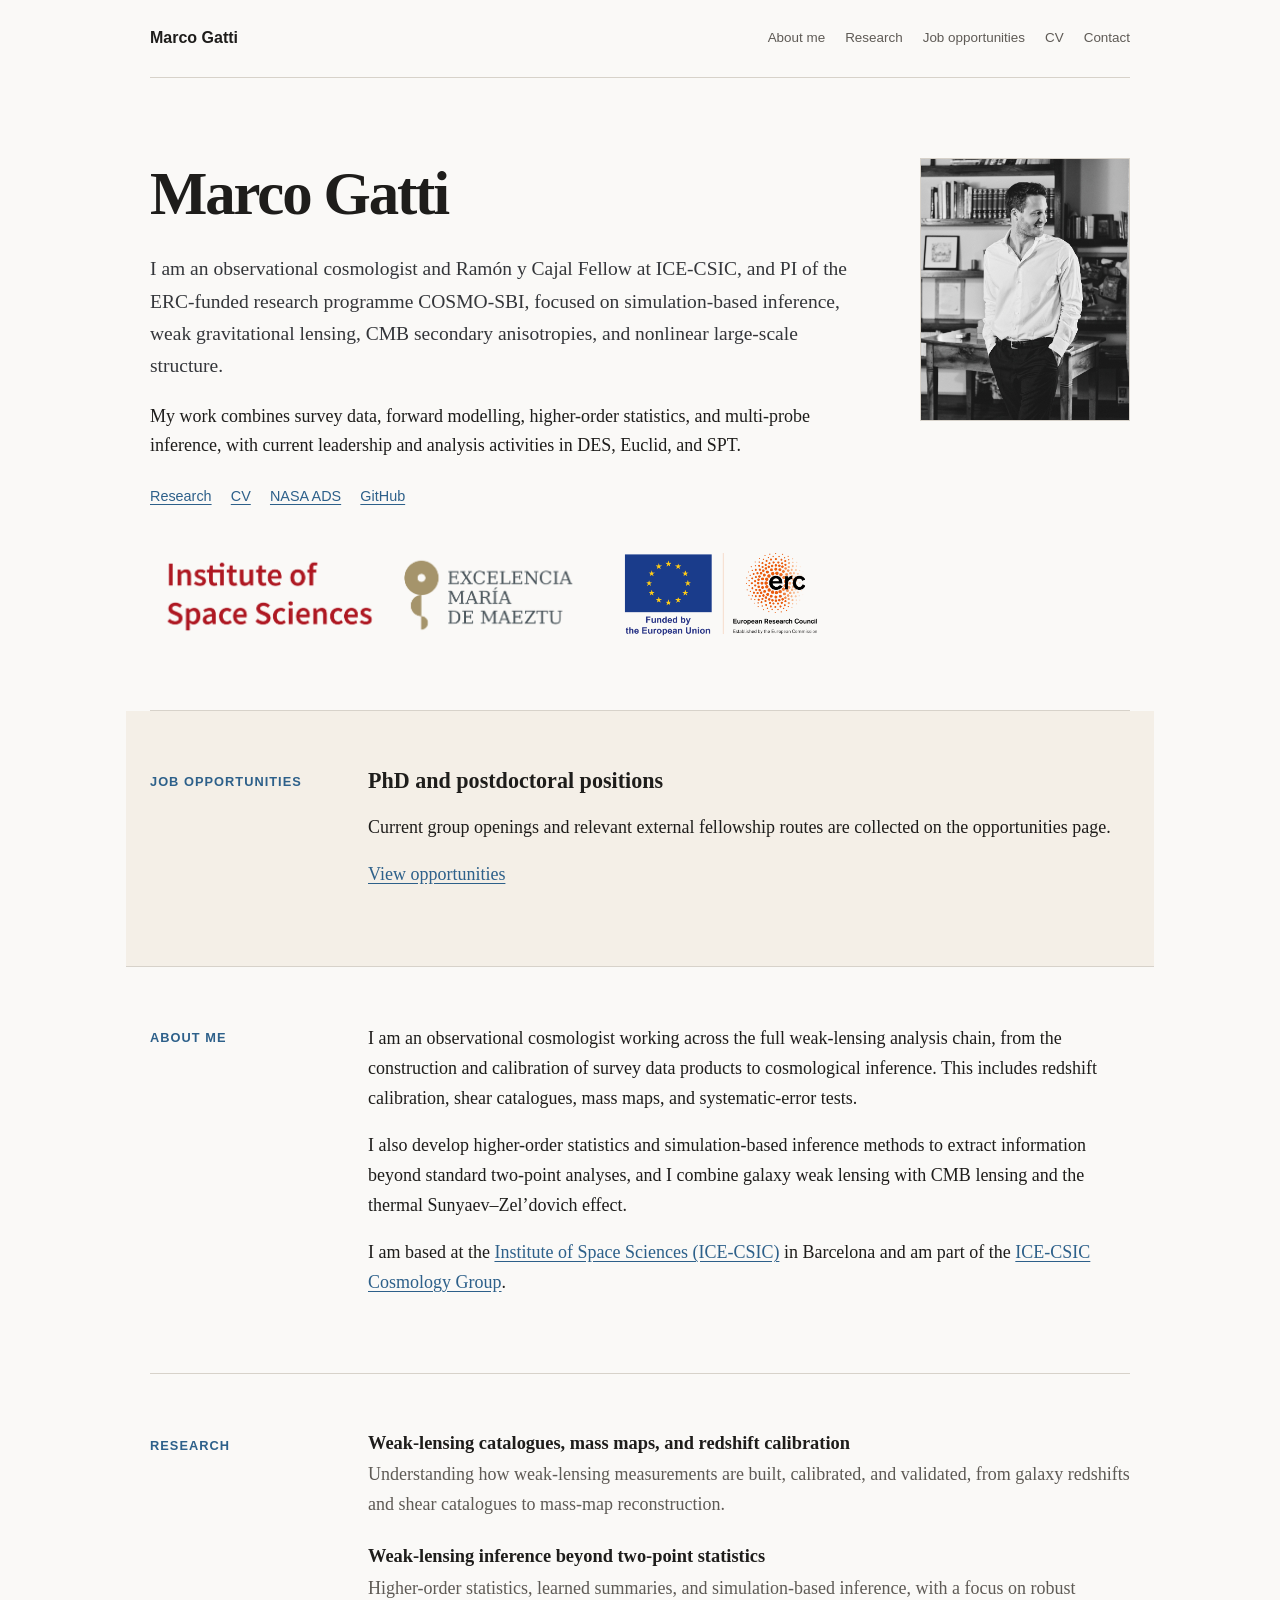
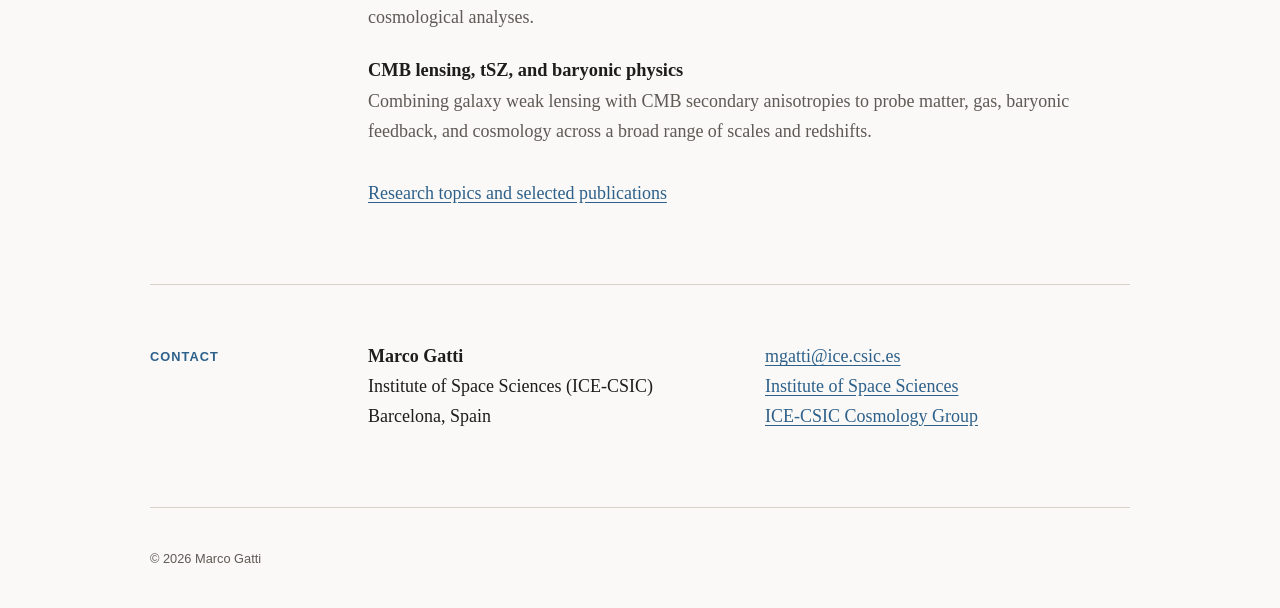
<file: index.html>
<!doctype html>
<html lang="en">
<head>
  <meta charset="utf-8">
  <meta name="viewport" content="width=device-width, initial-scale=1">
  <meta name="description" content="Marco Gatti is a cosmologist at ICE-CSIC working on galaxy surveys, weak lensing, CMB secondary anisotropies, higher-order statistics, and simulation-based inference.">
  <meta name="author" content="Marco Gatti">
  <meta name="google-site-verification" content="OwAOMnDl3JI_lZkpOeOwgKCJS3bSRwGGT_VLUiapk7A" />
  <title>Marco Gatti | Cosmology</title>
  <link rel="stylesheet" href="assets/css/style.css">
  <script defer src="assets/js/site.js"></script>

  <style>
    .profile-image {
      display: block;
      width: 100%;
      height: auto;
      aspect-ratio: 4 / 5;
      object-fit: cover;
      border: 1px solid var(--line);
    }
  </style>
</head>
<body>
  <header class="site-header">
    <a class="site-title" href="index.html">Marco Gatti</a>
    <button class="menu-button" aria-expanded="false" aria-controls="site-nav">Menu</button>
    <nav id="site-nav" class="site-nav" aria-label="Main navigation">
      <a href="#about">About me</a>
      <a href="research.html">Research</a>
      <a href="opportunities.html">Job opportunities</a>
      <a href="assets/cv/Marco_Gatti_CV.pdf">CV</a>
      <a href="#contact">Contact</a>
    </nav>
  </header>

  <main>
    <section class="intro">
      <div class="intro-text">
        <h1>Marco Gatti</h1>
        <p class="lead">
          I am an observational cosmologist and Ramón y Cajal Fellow at ICE-CSIC, and PI of the
          ERC-funded research programme COSMO-SBI, focused on simulation-based inference, weak
          gravitational lensing, CMB secondary anisotropies, and nonlinear large-scale structure.
        </p>
        <p>
          My work combines survey data, forward modelling, higher-order statistics, and multi-probe
          inference, with current leadership and analysis activities in DES, Euclid, and SPT.
        </p>
        <p class="links">
          <a href="research.html">Research</a>
          <a href="assets/cv/Marco_Gatti_CV.pdf">CV</a>
          <a href="https://ui.adsabs.harvard.edu/search/filter_database_fq_database=AND&amp;filter_database_fq_database=database%3A%22astronomy%22&amp;fq=%7B!type%3Daqp%20v%3D%24fq_database%7D&amp;fq_database=(database%3A%22astronomy%22)&amp;q=author%3A%22Gatti%2C%20M.%22&amp;sort=date%20desc%2C%20bibcode%20desc&amp;p_=0">NASA ADS</a>
          <a href="https://github.com/mgatti29">GitHub</a>
        </p>
        <div class="intro-logos" aria-label="Affiliations and funding">
          <img class="ice-logo" src="assets/images/ice-csic-logo.png" alt="Institute of Space Sciences and María de Maeztu Excellence logos">
          <img class="erc-logo" src="assets/images/LOGO_ERC-FLAG_EU.png" alt="Funded by the European Union — European Research Council">
        </div>
      </div>
      <div class="portrait-wrap">
        <img class="profile-image" src="assets/images/profile.jpg" alt="Portrait of Marco Gatti">
      </div>
    </section>

    <section class="content-section opportunity-section">
      <div class="section-label">Job opportunities</div>
      <div class="section-body">
        <h2>PhD and postdoctoral positions</h2>
        <p>Current group openings and relevant external fellowship routes are collected on the opportunities page.</p>
        <p><a href="opportunities.html">View opportunities</a></p>
      </div>
    </section>

    <section id="about" class="content-section">
      <div class="section-label">About me</div>
      <div class="section-body">
        <p>
          I am an observational cosmologist working across the full weak-lensing analysis chain,
          from the construction and calibration of survey data products to cosmological inference.
          This includes redshift calibration, shear catalogues, mass maps, and systematic-error tests.
        </p>
        <p>
          I also develop higher-order statistics and simulation-based inference methods to extract
          information beyond standard two-point analyses, and I combine galaxy weak lensing with
          CMB lensing and the thermal Sunyaev–Zel’dovich effect.
        </p>
        <p>
          I am based at the <a href="https://www.ice.csic.es/">Institute of Space Sciences (ICE-CSIC)</a>
          in Barcelona and am part of the
          <a href="https://www.ice.csic.es/about-us/organisation?view=article&id=600&catid=2">ICE-CSIC Cosmology Group</a>.
        </p>
      </div>
    </section>

    <section class="content-section">
      <div class="section-label">Research</div>
      <div class="section-body research-summary">
        <article>
          <h3>Weak-lensing catalogues, mass maps, and redshift calibration</h3>
          <p>
            Understanding how weak-lensing measurements are built, calibrated, and validated,
            from galaxy redshifts and shear catalogues to mass-map reconstruction.
          </p>
        </article>
        <article>
          <h3>Weak-lensing inference beyond two-point statistics</h3>
          <p>
            Higher-order statistics, learned summaries, and simulation-based inference,
            with a focus on robust cosmological analyses.
          </p>
        </article>
        <article>
          <h3>CMB lensing, tSZ, and baryonic physics</h3>
          <p>
            Combining galaxy weak lensing with CMB secondary anisotropies to probe matter,
            gas, baryonic feedback, and cosmology across a broad range of scales and redshifts.
          </p>
        </article>
        <p class="more"><a href="research.html">Research topics and selected publications</a></p>
      </div>
    </section>

    <section id="contact" class="content-section">
      <div class="section-label">Contact</div>
      <div class="section-body contact-grid">
        <div><p><strong>Marco Gatti</strong><br>Institute of Space Sciences (ICE-CSIC)<br>Barcelona, Spain</p></div>
        <div><p><a href="mailto:mgatti@ice.csic.es">mgatti@ice.csic.es</a><br>
          <a href="https://www.ice.csic.es/">Institute of Space Sciences</a><br>
          <a href="https://www.ice.csic.es/about-us/organisation?view=article&amp;id=600&amp;catid=2">ICE-CSIC Cosmology Group</a></p></div>
      </div>
    </section>
  </main>
  <footer class="site-footer"><span>© <span id="year"></span> Marco Gatti</span></footer>
</body>
</html>
</file>
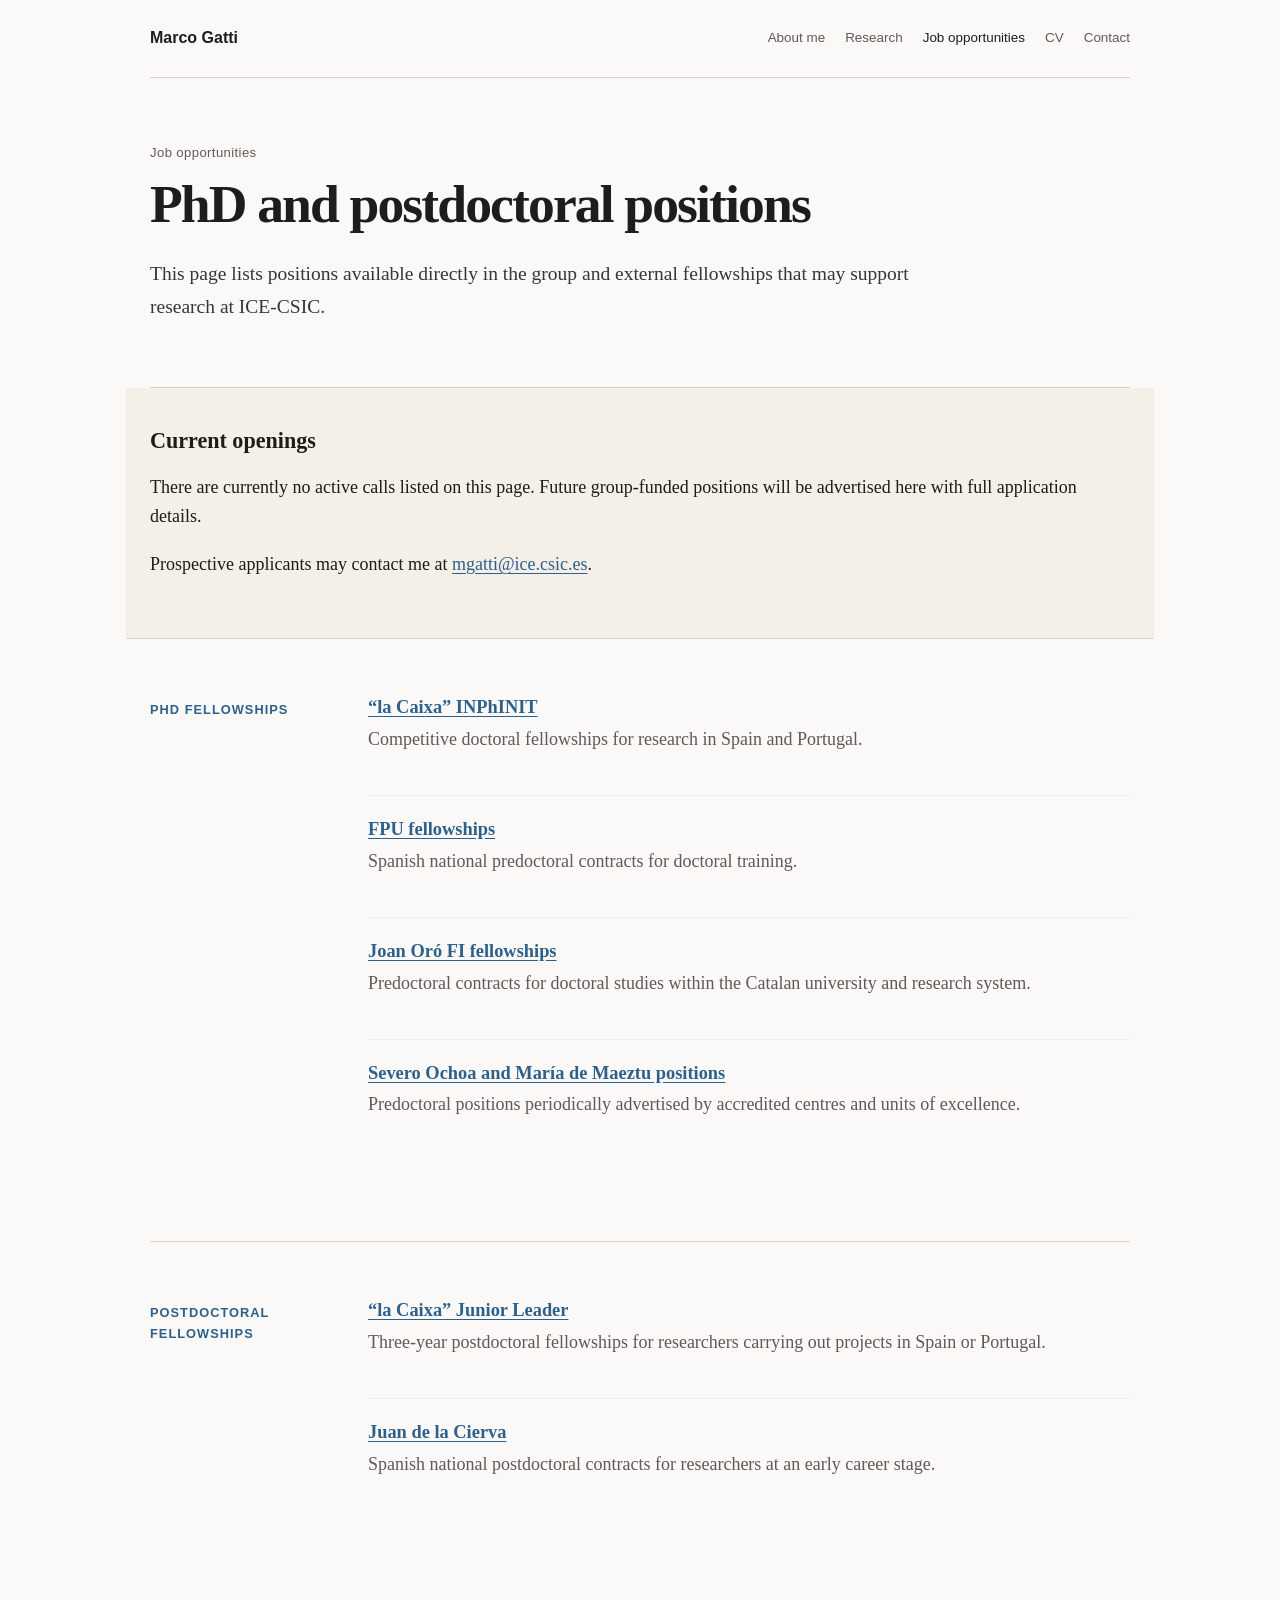
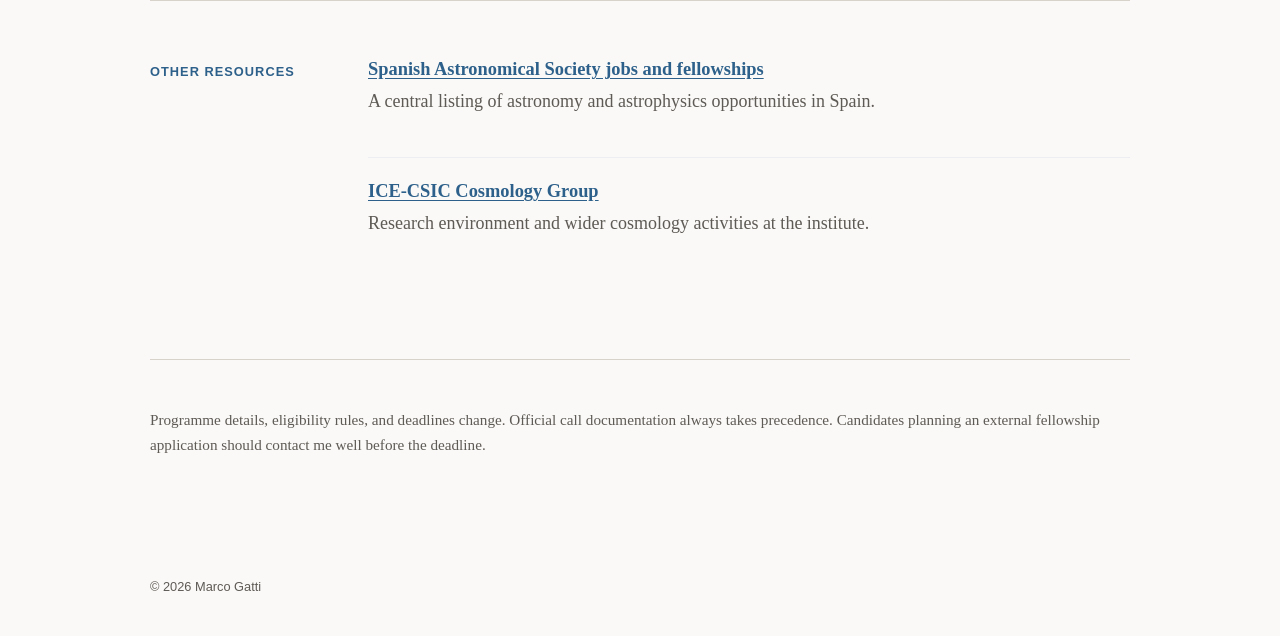
<file: opportunities.html>
<!doctype html>
<html lang="en">
<head>
  <meta charset="utf-8">
  <meta name="viewport" content="width=device-width, initial-scale=1">
  <meta name="description" content="PhD, postdoctoral, and fellowship opportunities with Marco Gatti at ICE-CSIC.">
  <title>Job Opportunities | Marco Gatti</title>
  <link rel="stylesheet" href="assets/css/style.css">
  <script defer src="assets/js/site.js"></script>
</head>
<body>
  <header class="site-header">
    <a class="site-title" href="index.html">Marco Gatti</a>
    <button class="menu-button" aria-expanded="false" aria-controls="site-nav">Menu</button>
    <nav id="site-nav" class="site-nav" aria-label="Main navigation">
      <a href="index.html#about">About me</a>
      <a href="research.html">Research</a>
      <a href="opportunities.html" aria-current="page">Job opportunities</a>
      <a href="assets/cv/Marco_Gatti_CV.pdf">CV</a>
      <a href="index.html#contact">Contact</a>
    </nav>
  </header>
  <main>
    <section class="page-intro compact-intro">
      <p class="position">Job opportunities</p>
      <h1>PhD and postdoctoral positions</h1>
      <p class="lead">This page lists positions available directly in the group and external fellowships that may support research at ICE-CSIC.</p>
    </section>

    <section class="plain-block opportunity-section">
      <h2>Current openings</h2>
      <p>There are currently no active calls listed on this page. Future group-funded positions will be advertised here with full application details.</p>
      <p>Prospective applicants may contact me at <a href="mailto:mgatti@ice.csic.es">mgatti@ice.csic.es</a>.</p>
    </section>

    <section class="content-section">
      <div class="section-label">PhD fellowships</div>
      <div class="section-body resource-list">
        <article><h3><a href="https://fundacionlacaixa.org/es/becas-doctorado-inphinit">“la Caixa” INPhINIT</a></h3><p>Competitive doctoral fellowships for research in Spain and Portugal.</p></article>
        <article><h3><a href="https://www.aei.gob.es/en/ayudas-fpu-2026">FPU fellowships</a></h3><p>Spanish national predoctoral contracts for doctoral training.</p></article>
        <article><h3><a href="https://agaur.gencat.cat/en/beques-i-ajuts/Research-grants/ajuts-predoctorals/">Joan Oró FI fellowships</a></h3><p>Predoctoral contracts for doctoral studies within the Catalan university and research system.</p></article>
        <article><h3><a href="https://www.aei.gob.es/en/awarded-grants/centers-units-excellence">Severo Ochoa and María de Maeztu positions</a></h3><p>Predoctoral positions periodically advertised by accredited centres and units of excellence.</p></article>
      </div>
    </section>

    <section class="content-section">
      <div class="section-label">Postdoctoral fellowships</div>
      <div class="section-body resource-list">
        <article><h3><a href="https://fundacionlacaixa.org/en/home">“la Caixa” Junior Leader</a></h3><p>Three-year postdoctoral fellowships for researchers carrying out projects in Spain or Portugal.</p></article>
        <article><h3><a href="https://www.aei.gob.es/en/announcements/announcements-finder/ayudas-contratos-juan-cierva-2025">Juan de la Cierva</a></h3><p>Spanish national postdoctoral contracts for researchers at an early career stage.</p></article>
      </div>
    </section>

    <section class="content-section">
      <div class="section-label">Other resources</div>
      <div class="section-body resource-list">
        <article><h3><a href="https://www.sea-astronomia.es/empleos-becas">Spanish Astronomical Society jobs and fellowships</a></h3><p>A central listing of astronomy and astrophysics opportunities in Spain.</p></article>
        <article><h3><a href="https://www.ice.csic.es/about-us/organisation?view=article&amp;id=600&amp;catid=2">ICE-CSIC Cosmology Group</a></h3><p>Research environment and wider cosmology activities at the institute.</p></article>
      </div>
    </section>

    <section class="plain-note"><p>Programme details, eligibility rules, and deadlines change. Official call documentation always takes precedence. Candidates planning an external fellowship application should contact me well before the deadline.</p></section>
  </main>
  <footer class="site-footer"><span>© <span id="year"></span> Marco Gatti</span></footer>
</body>
</html>
</file>
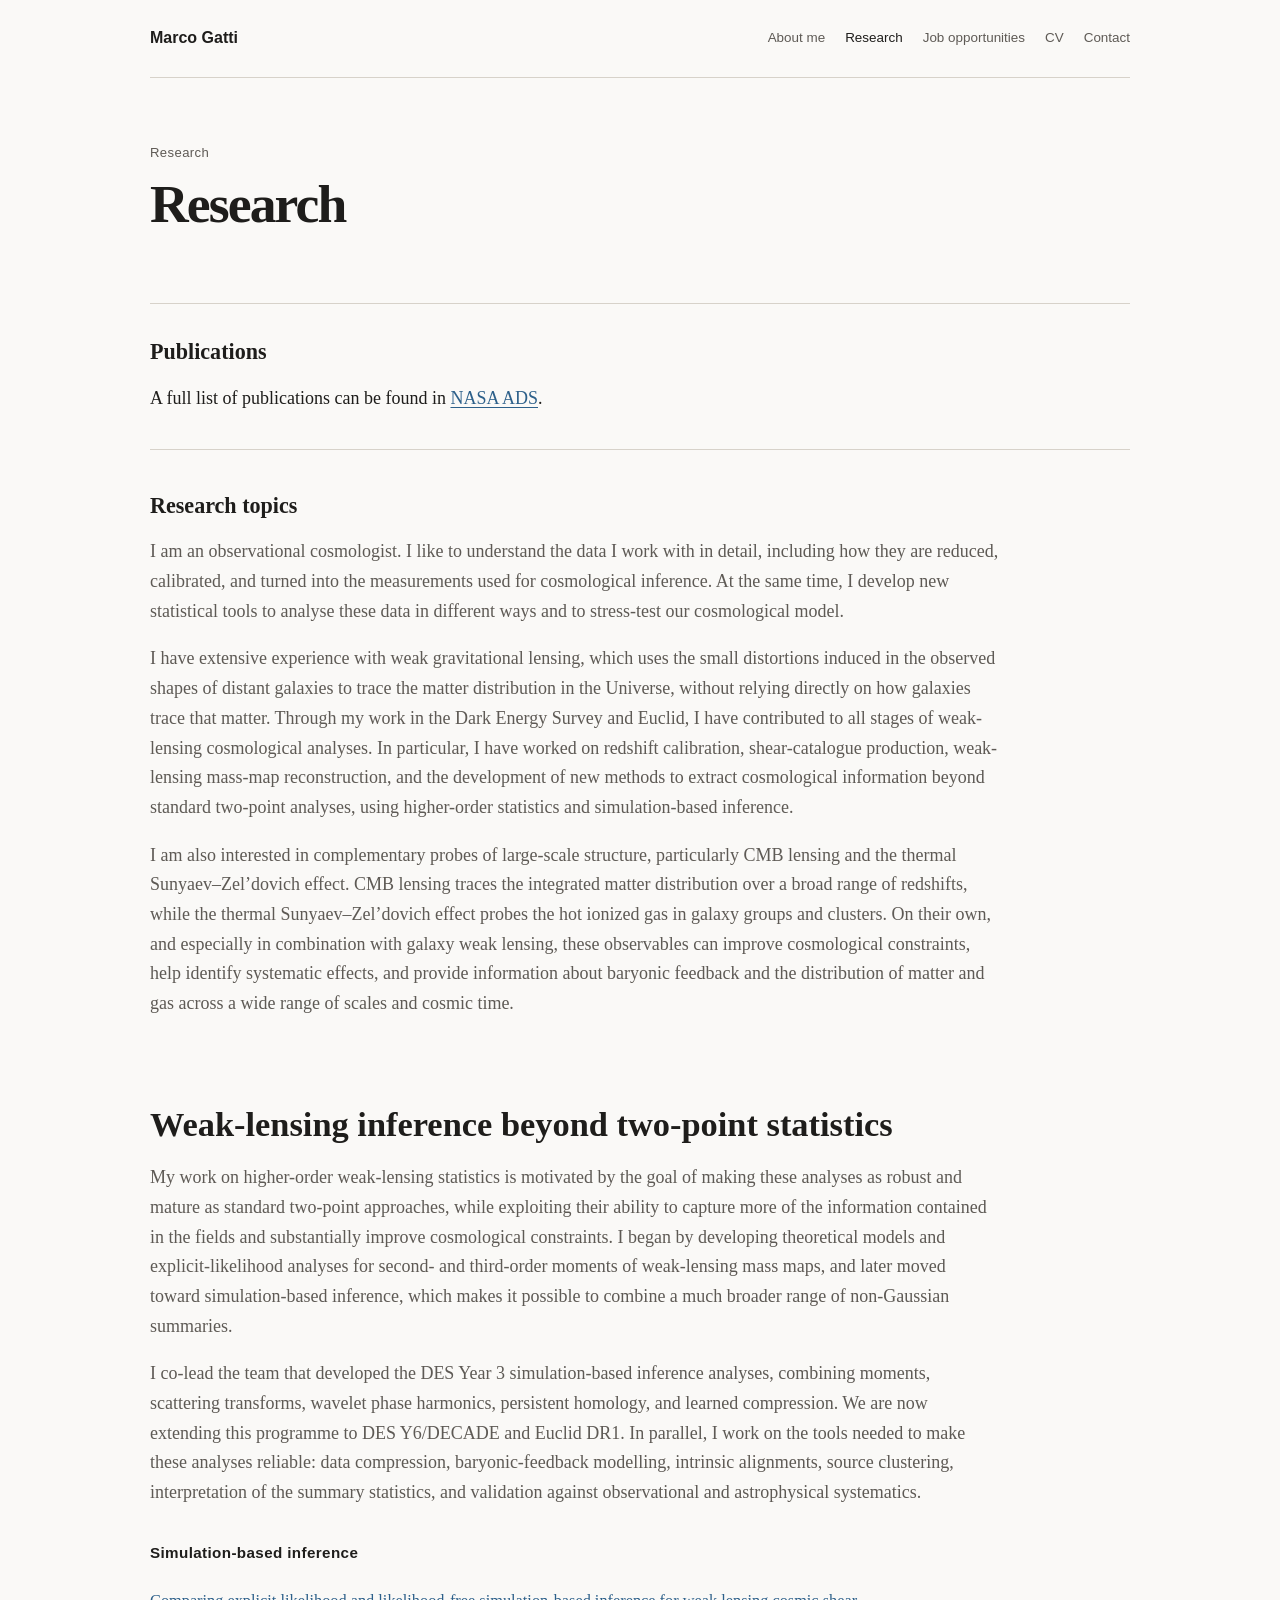
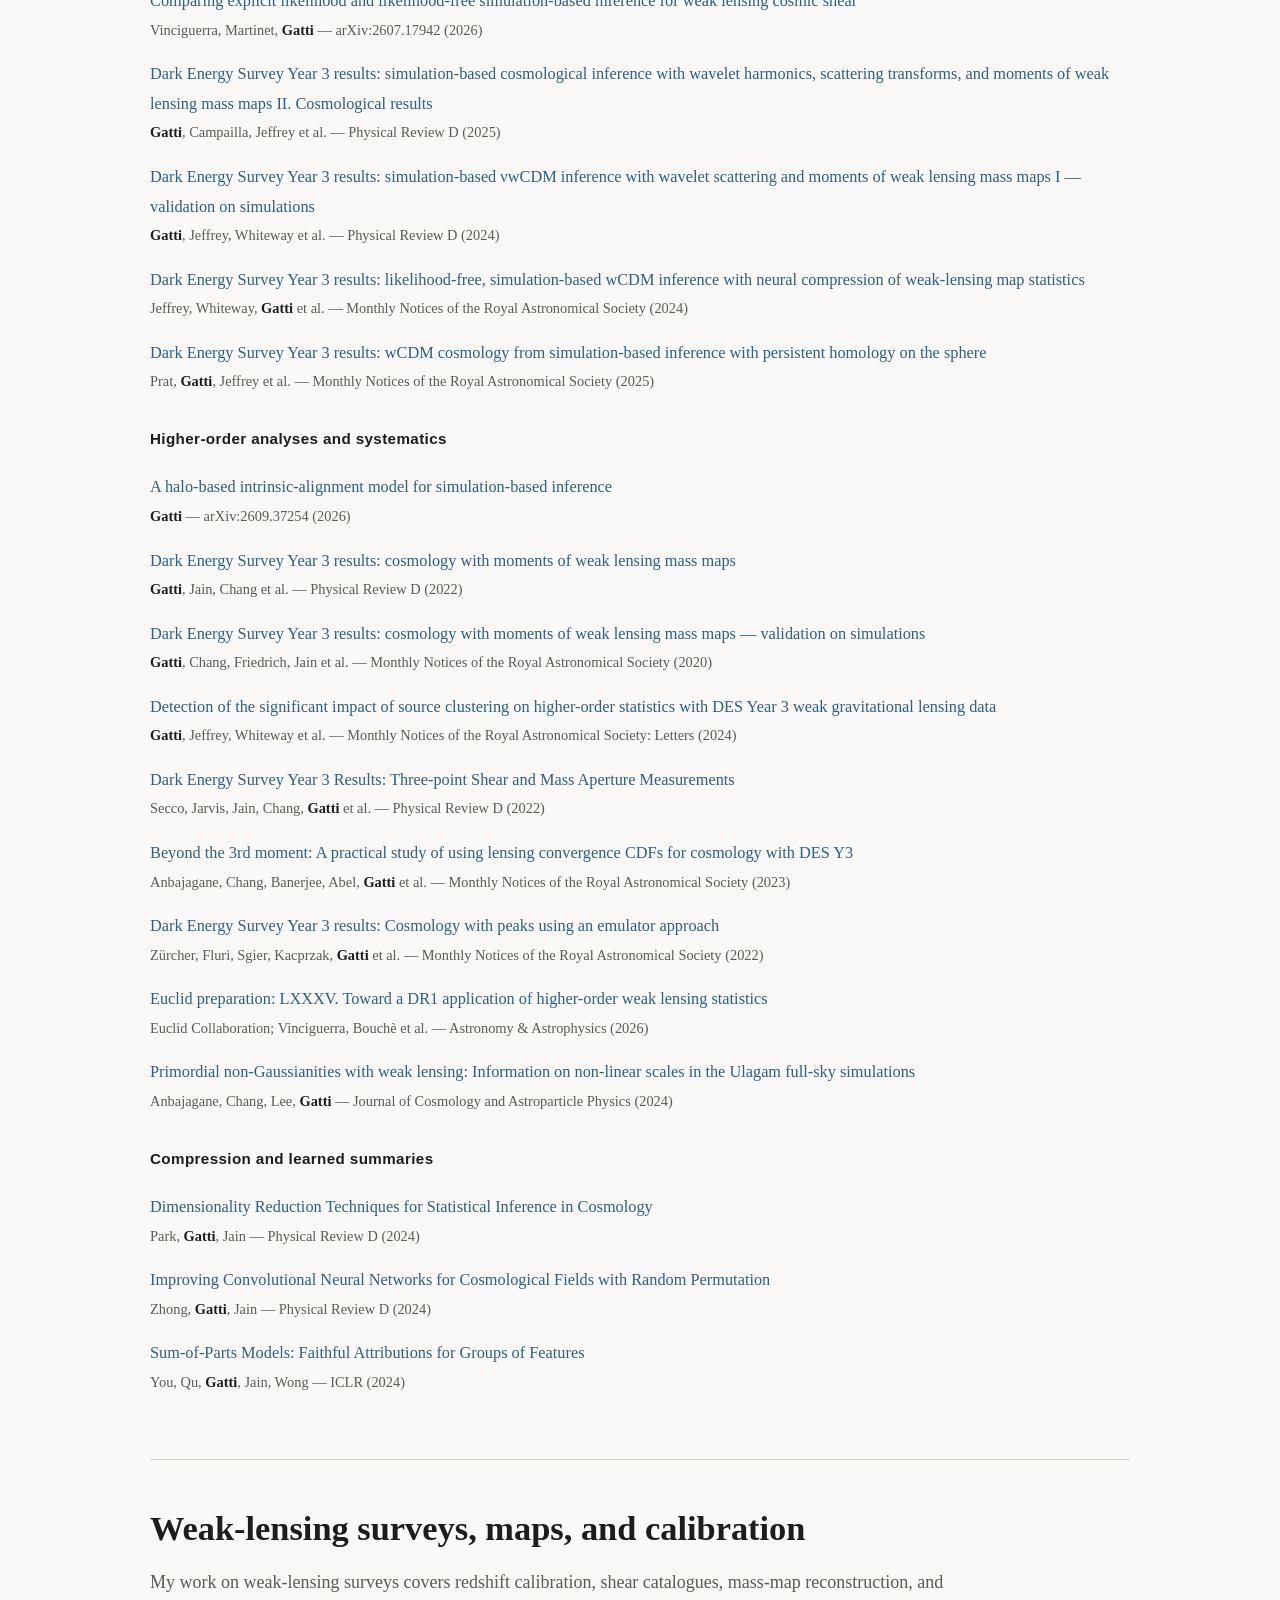
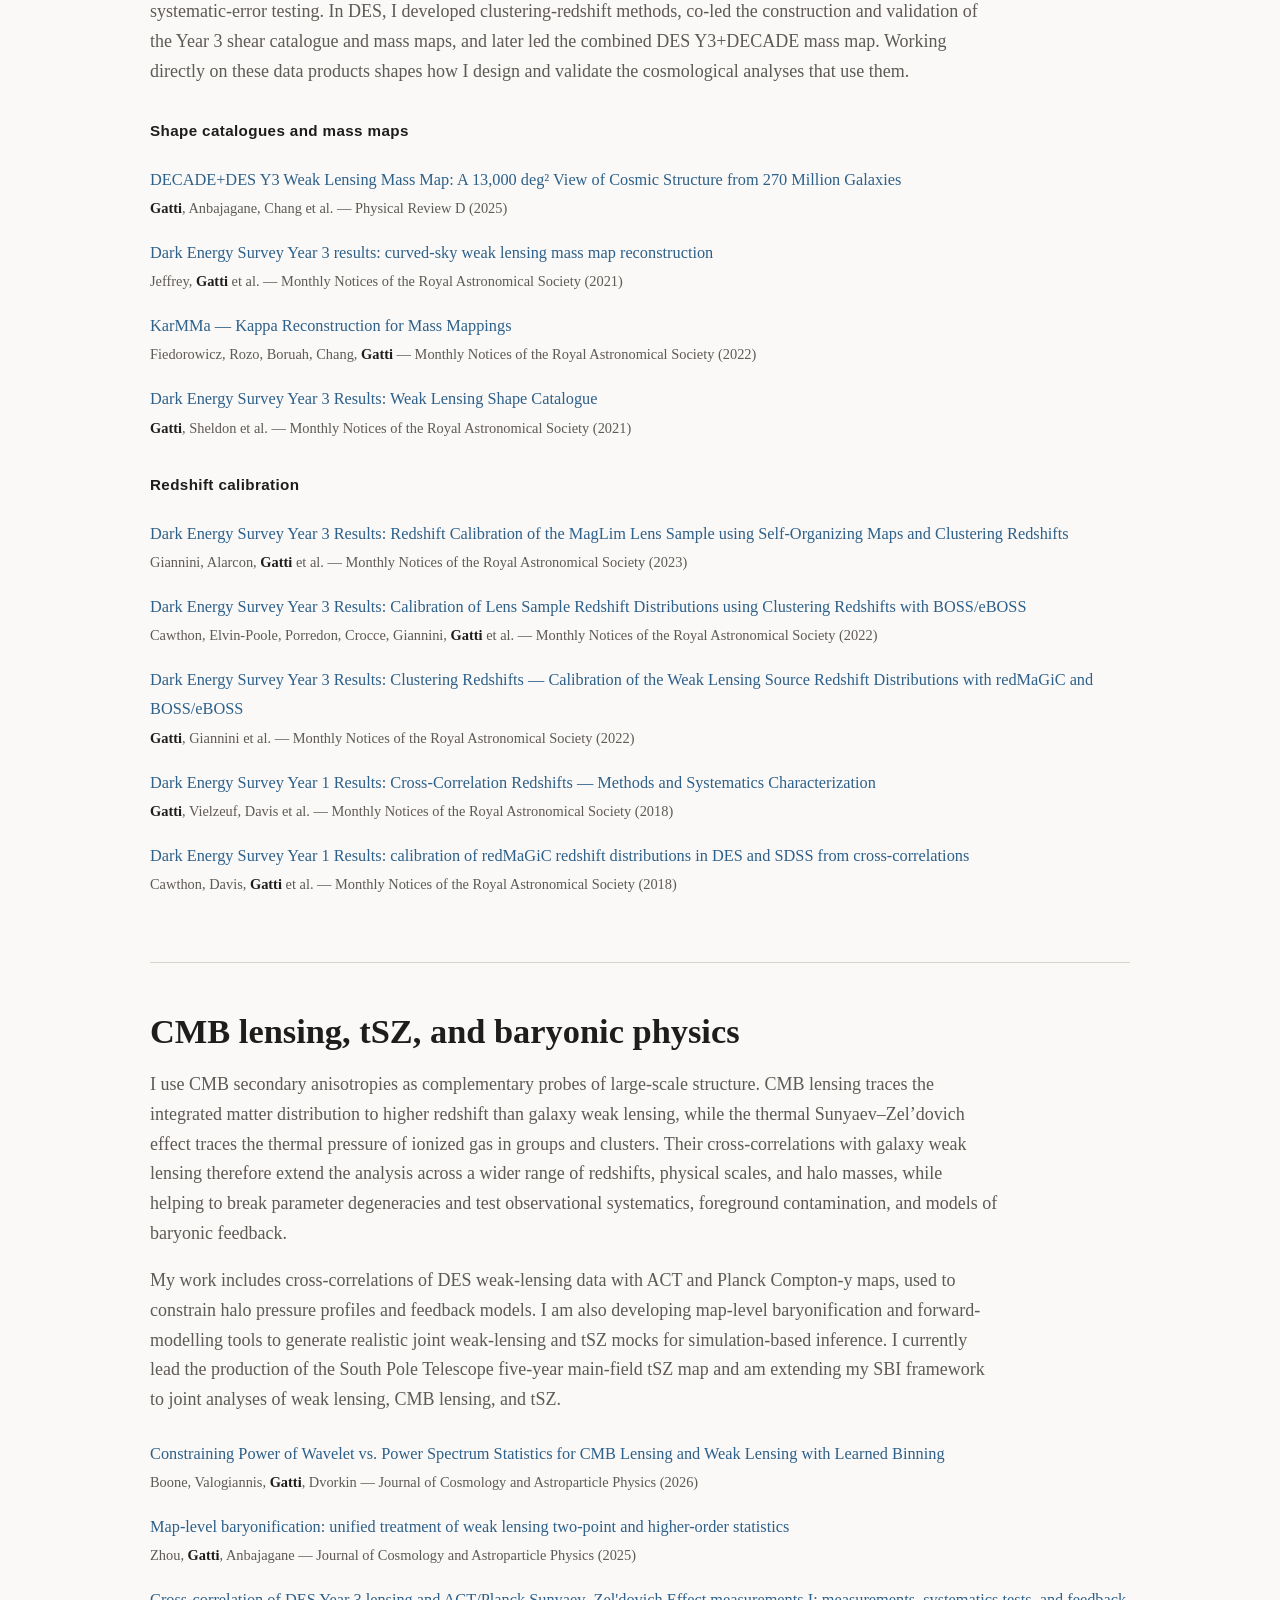
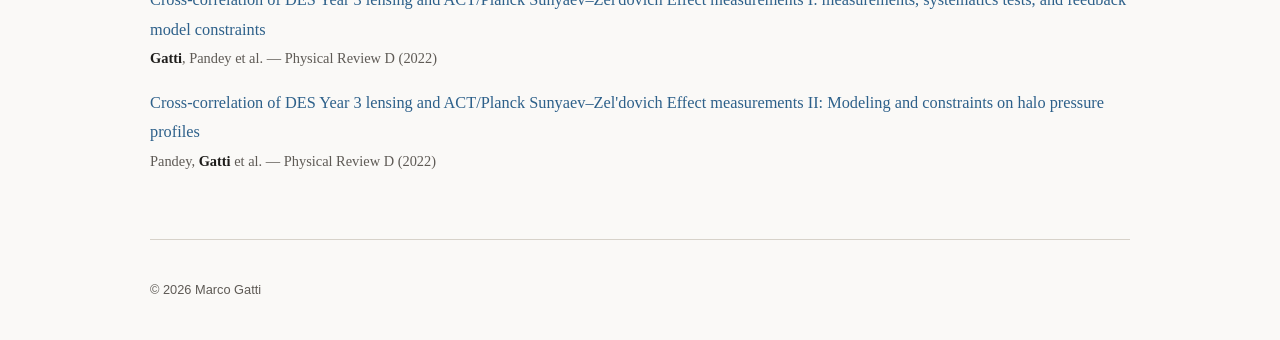
<file: research.html>
<!doctype html>
<html lang="en">
<head>
  <meta charset="utf-8">
  <meta name="viewport" content="width=device-width, initial-scale=1">
  <meta name="description" content="Research topics and selected publications by Marco Gatti.">
  <title>Research | Marco Gatti</title>
  <link rel="stylesheet" href="assets/css/style.css">
  <script defer src="assets/js/site.js"></script>
</head>
<body>
  <header class="site-header">
    <a class="site-title" href="index.html">Marco Gatti</a>
    <button class="menu-button" aria-expanded="false" aria-controls="site-nav">Menu</button>
    <nav id="site-nav" class="site-nav" aria-label="Main navigation">
      <a href="index.html#about">About me</a>
      <a href="research.html" aria-current="page">Research</a>
      <a href="opportunities.html">Job opportunities</a>
      <a href="assets/cv/Marco_Gatti_CV.pdf">CV</a>
      <a href="index.html#contact">Contact</a>
    </nav>
  </header>

  <main>
    <section class="page-intro compact-intro">
      <p class="position">Research</p>
      <h1>Research</h1>
    </section>

    <section class="publications-intro">
      <h2>Publications</h2>
      <p>A full list of publications can be found in <a href="https://ui.adsabs.harvard.edu/search/filter_database_fq_database=AND&amp;filter_database_fq_database=database%3A%22astronomy%22&amp;fq=%7B!type%3Daqp%20v%3D%24fq_database%7D&amp;fq_database=(database%3A%22astronomy%22)&amp;q=author%3A%22Gatti%2C%20M.%22&amp;sort=date%20desc%2C%20bibcode%20desc&amp;p_=0">NASA ADS</a>.</p>
    </section>

    <section class="research-overview">
      <h2>Research topics</h2>
      <p>
        I am an observational cosmologist. I like to understand the data I work with in detail,
        including how they are reduced, calibrated, and turned into the measurements used for
        cosmological inference. At the same time, I develop new statistical tools to analyse these
        data in different ways and to stress-test our cosmological model.
      </p>
      <p>
        I have extensive experience with weak gravitational lensing, which uses the small
        distortions induced in the observed shapes of distant galaxies to trace the matter
        distribution in the Universe, without relying directly on how galaxies trace that matter.
        Through my work in the Dark Energy Survey and Euclid, I have contributed to all stages of
        weak-lensing cosmological analyses. In particular, I have worked on redshift calibration,
        shear-catalogue production, weak-lensing mass-map reconstruction, and the development of
        new methods to extract cosmological information beyond standard two-point analyses, using
        higher-order statistics and simulation-based inference.
      </p>
      <p>
        I am also interested in complementary probes of large-scale structure, particularly CMB
        lensing and the thermal Sunyaev–Zel’dovich effect. CMB lensing traces the integrated matter
        distribution over a broad range of redshifts, while the thermal Sunyaev–Zel’dovich effect
        probes the hot ionized gas in galaxy groups and clusters. On their own, and especially in
        combination with galaxy weak lensing, these observables can improve cosmological
        constraints, help identify systematic effects, and provide information about baryonic
        feedback and the distribution of matter and gas across a wide range of scales and cosmic time.
      </p>
    </section>

    <section>
      <div class="topic-block">
        <h2>Weak-lensing inference beyond two-point statistics</h2>
        <p>
          My work on higher-order weak-lensing statistics is motivated by the goal of making these
          analyses as robust and mature as standard two-point approaches, while exploiting their
          ability to capture more of the information contained in the fields and substantially
          improve cosmological constraints. I began by developing theoretical models and
          explicit-likelihood analyses for second- and third-order moments of weak-lensing mass maps,
          and later moved toward simulation-based inference, which makes it possible to combine a
          much broader range of non-Gaussian summaries.
        </p>
        <p>
          I co-lead the team that developed the DES Year 3 simulation-based inference analyses,
          combining moments, scattering transforms, wavelet phase harmonics, persistent homology,
          and learned compression. We are now extending this programme to DES Y6/DECADE and Euclid
          DR1. In parallel, I work on the tools needed to make these analyses reliable: data
          compression, baryonic-feedback modelling, intrinsic alignments, source clustering,
          interpretation of the summary statistics, and validation against observational and
          astrophysical systematics.
        </p>

        <div class="topic-subsection">
          <h3>Simulation-based inference</h3>
          <div class="paper-list">
            <article class="paper"><a class="paper-title" href="https://arxiv.org/abs/2607.17942">Comparing explicit likelihood and likelihood-free simulation-based inference for weak lensing cosmic shear</a><p class="paper-authors">Vinciguerra, Martinet, <strong>Gatti</strong> — arXiv:2607.17942 (2026)</p></article>
            <article class="paper"><a class="paper-title" href="https://arxiv.org/abs/2405.10881">Dark Energy Survey Year 3 results: simulation-based cosmological inference with wavelet harmonics, scattering transforms, and moments of weak lensing mass maps II. Cosmological results</a><p class="paper-authors"><strong>Gatti</strong>, Campailla, Jeffrey et al. — Physical Review D (2025)</p></article>
            <article class="paper"><a class="paper-title" href="https://arxiv.org/abs/2310.17557">Dark Energy Survey Year 3 results: simulation-based νwCDM inference with wavelet scattering and moments of weak lensing mass maps I — validation on simulations</a><p class="paper-authors"><strong>Gatti</strong>, Jeffrey, Whiteway et al. — Physical Review D (2024)</p></article>
            <article class="paper"><a class="paper-title" href="https://arxiv.org/abs/2403.02314">Dark Energy Survey Year 3 results: likelihood-free, simulation-based wCDM inference with neural compression of weak-lensing map statistics</a><p class="paper-authors">Jeffrey, Whiteway, <strong>Gatti</strong> et al. — Monthly Notices of the Royal Astronomical Society (2024)</p></article>
            <article class="paper"><a class="paper-title" href="https://arxiv.org/abs/2506.13439">Dark Energy Survey Year 3 results: wCDM cosmology from simulation-based inference with persistent homology on the sphere</a><p class="paper-authors">Prat, <strong>Gatti</strong>, Jeffrey et al. — Monthly Notices of the Royal Astronomical Society (2025)</p></article>
          </div>
        </div>

        <div class="topic-subsection">
          <h3>Higher-order analyses and systematics</h3>
          <div class="paper-list">
            <article class="paper"><a class="paper-title" href="https://arxiv.org/abs/2609.37254">A halo-based intrinsic-alignment model for simulation-based inference</a><p class="paper-authors"><strong>Gatti</strong> — arXiv:2609.37254 (2026)</p></article>
            <article class="paper"><a class="paper-title" href="https://arxiv.org/abs/2110.10141">Dark Energy Survey Year 3 results: cosmology with moments of weak lensing mass maps</a><p class="paper-authors"><strong>Gatti</strong>, Jain, Chang et al. — Physical Review D (2022)</p></article>
            <article class="paper"><a class="paper-title" href="https://arxiv.org/abs/1911.05568">Dark Energy Survey Year 3 results: cosmology with moments of weak lensing mass maps — validation on simulations</a><p class="paper-authors"><strong>Gatti</strong>, Chang, Friedrich, Jain et al. — Monthly Notices of the Royal Astronomical Society (2020)</p></article>
            <article class="paper"><a class="paper-title" href="https://arxiv.org/abs/2307.13860">Detection of the significant impact of source clustering on higher-order statistics with DES Year 3 weak gravitational lensing data</a><p class="paper-authors"><strong>Gatti</strong>, Jeffrey, Whiteway et al. — Monthly Notices of the Royal Astronomical Society: Letters (2024)</p></article>
            <article class="paper"><a class="paper-title" href="https://arxiv.org/abs/2201.05227">Dark Energy Survey Year 3 Results: Three-point Shear and Mass Aperture Measurements</a><p class="paper-authors">Secco, Jarvis, Jain, Chang, <strong>Gatti</strong> et al. — Physical Review D (2022)</p></article>
            <article class="paper"><a class="paper-title" href="https://arxiv.org/abs/2308.03863">Beyond the 3rd moment: A practical study of using lensing convergence CDFs for cosmology with DES Y3</a><p class="paper-authors">Anbajagane, Chang, Banerjee, Abel, <strong>Gatti</strong> et al. — Monthly Notices of the Royal Astronomical Society (2023)</p></article>
            <article class="paper"><a class="paper-title" href="https://arxiv.org/abs/2110.10135">Dark Energy Survey Year 3 results: Cosmology with peaks using an emulator approach</a><p class="paper-authors">Zürcher, Fluri, Sgier, Kacprzak, <strong>Gatti</strong> et al. — Monthly Notices of the Royal Astronomical Society (2022)</p></article>
            <article class="paper"><a class="paper-title" href="https://arxiv.org/abs/2510.04953">Euclid preparation: LXXXV. Toward a DR1 application of higher-order weak lensing statistics</a><p class="paper-authors">Euclid Collaboration; Vinciguerra, Bouchè et al. — Astronomy &amp; Astrophysics (2026)</p></article>
            <article class="paper"><a class="paper-title" href="https://arxiv.org/abs/2310.02349">Primordial non-Gaussianities with weak lensing: Information on non-linear scales in the Ulagam full-sky simulations</a><p class="paper-authors">Anbajagane, Chang, Lee, <strong>Gatti</strong> — Journal of Cosmology and Astroparticle Physics (2024)</p></article>
          </div>
        </div>

        <div class="topic-subsection">
          <h3>Compression and learned summaries</h3>
          <div class="paper-list">
            <article class="paper"><a class="paper-title" href="https://arxiv.org/abs/2409.02102">Dimensionality Reduction Techniques for Statistical Inference in Cosmology</a><p class="paper-authors">Park, <strong>Gatti</strong>, Jain — Physical Review D (2024)</p></article>
            <article class="paper"><a class="paper-title" href="https://arxiv.org/abs/2403.01368">Improving Convolutional Neural Networks for Cosmological Fields with Random Permutation</a><p class="paper-authors">Zhong, <strong>Gatti</strong>, Jain — Physical Review D (2024)</p></article>
            <article class="paper"><a class="paper-title" href="https://arxiv.org/abs/2310.16316">Sum-of-Parts Models: Faithful Attributions for Groups of Features</a><p class="paper-authors">You, Qu, <strong>Gatti</strong>, Jain, Wong — ICLR (2024)</p></article>
          </div>
        </div>
      </div>

      <div class="topic-block">
        <h2>Weak-lensing surveys, maps, and calibration</h2>
        <p>
          My work on weak-lensing surveys covers redshift calibration, shear catalogues, mass-map
          reconstruction, and systematic-error testing. In DES, I developed clustering-redshift
          methods, co-led the construction and validation of the Year 3 shear catalogue and mass
          maps, and later led the combined DES Y3+DECADE mass map. Working directly on these data
          products shapes how I design and validate the cosmological analyses that use them.
        </p>

        <div class="topic-subsection">
          <h3>Shape catalogues and mass maps</h3>
          <div class="paper-list">
            <article class="paper"><a class="paper-title" href="https://arxiv.org/abs/2509.03798">DECADE+DES Y3 Weak Lensing Mass Map: A 13,000 deg² View of Cosmic Structure from 270 Million Galaxies</a><p class="paper-authors"><strong>Gatti</strong>, Anbajagane, Chang et al. — Physical Review D (2025)</p></article>
            <article class="paper"><a class="paper-title" href="https://arxiv.org/abs/2105.13539">Dark Energy Survey Year 3 results: curved-sky weak lensing mass map reconstruction</a><p class="paper-authors">Jeffrey, <strong>Gatti</strong> et al. — Monthly Notices of the Royal Astronomical Society (2021)</p></article>
            <article class="paper"><a class="paper-title" href="https://arxiv.org/abs/2105.14699">KarMMa — Kappa Reconstruction for Mass Mappings</a><p class="paper-authors">Fiedorowicz, Rozo, Boruah, Chang, <strong>Gatti</strong> — Monthly Notices of the Royal Astronomical Society (2022)</p></article>
            <article class="paper"><a class="paper-title" href="https://arxiv.org/abs/2011.03408">Dark Energy Survey Year 3 Results: Weak Lensing Shape Catalogue</a><p class="paper-authors"><strong>Gatti</strong>, Sheldon et al. — Monthly Notices of the Royal Astronomical Society (2021)</p></article>
          </div>
        </div>

        <div class="topic-subsection">
          <h3>Redshift calibration</h3>
          <div class="paper-list">
            <article class="paper"><a class="paper-title" href="https://arxiv.org/abs/2209.05853">Dark Energy Survey Year 3 Results: Redshift Calibration of the MagLim Lens Sample using Self-Organizing Maps and Clustering Redshifts</a><p class="paper-authors">Giannini, Alarcon, <strong>Gatti</strong> et al. — Monthly Notices of the Royal Astronomical Society (2023)</p></article>
            <article class="paper"><a class="paper-title" href="https://arxiv.org/abs/2012.12826">Dark Energy Survey Year 3 Results: Calibration of Lens Sample Redshift Distributions using Clustering Redshifts with BOSS/eBOSS</a><p class="paper-authors">Cawthon, Elvin-Poole, Porredon, Crocce, Giannini, <strong>Gatti</strong> et al. — Monthly Notices of the Royal Astronomical Society (2022)</p></article>
            <article class="paper"><a class="paper-title" href="https://arxiv.org/abs/2012.08569">Dark Energy Survey Year 3 Results: Clustering Redshifts — Calibration of the Weak Lensing Source Redshift Distributions with redMaGiC and BOSS/eBOSS</a><p class="paper-authors"><strong>Gatti</strong>, Giannini et al. — Monthly Notices of the Royal Astronomical Society (2022)</p></article>
            <article class="paper"><a class="paper-title" href="https://arxiv.org/abs/1709.00992">Dark Energy Survey Year 1 Results: Cross-Correlation Redshifts — Methods and Systematics Characterization</a><p class="paper-authors"><strong>Gatti</strong>, Vielzeuf, Davis et al. — Monthly Notices of the Royal Astronomical Society (2018)</p></article>
            <article class="paper"><a class="paper-title" href="https://arxiv.org/abs/1712.07298">Dark Energy Survey Year 1 Results: calibration of redMaGiC redshift distributions in DES and SDSS from cross-correlations</a><p class="paper-authors">Cawthon, Davis, <strong>Gatti</strong> et al. — Monthly Notices of the Royal Astronomical Society (2018)</p></article>
          </div>
        </div>
      </div>

      <div class="topic-block">
        <h2>CMB lensing, tSZ, and baryonic physics</h2>
        <p>
          I use CMB secondary anisotropies as complementary probes of large-scale structure.
          CMB lensing traces the integrated matter distribution to higher redshift than galaxy
          weak lensing, while the thermal Sunyaev–Zel’dovich effect traces the thermal pressure of
          ionized gas in groups and clusters. Their cross-correlations with galaxy weak lensing
          therefore extend the analysis across a wider range of redshifts, physical scales, and
          halo masses, while helping to break parameter degeneracies and test observational
          systematics, foreground contamination, and models of baryonic feedback.
        </p>
        <p>
          My work includes cross-correlations of DES weak-lensing data with ACT and Planck
          Compton-y maps, used to constrain halo pressure profiles and feedback models. I am also
          developing map-level baryonification and forward-modelling tools to generate realistic
          joint weak-lensing and tSZ mocks for simulation-based inference. I currently lead the
          production of the South Pole Telescope five-year main-field tSZ map and am extending my
          SBI framework to joint analyses of weak lensing, CMB lensing, and tSZ.
        </p>

        <div class="paper-list">
          <article class="paper"><a class="paper-title" href="https://arxiv.org/abs/2510.13968">Constraining Power of Wavelet vs. Power Spectrum Statistics for CMB Lensing and Weak Lensing with Learned Binning</a><p class="paper-authors">Boone, Valogiannis, <strong>Gatti</strong>, Dvorkin — Journal of Cosmology and Astroparticle Physics (2026)</p></article>
          <article class="paper"><a class="paper-title" href="https://arxiv.org/abs/2505.07949">Map-level baryonification: unified treatment of weak lensing two-point and higher-order statistics</a><p class="paper-authors">Zhou, <strong>Gatti</strong>, Anbajagane — Journal of Cosmology and Astroparticle Physics (2025)</p></article>
          <article class="paper"><a class="paper-title" href="https://arxiv.org/abs/2108.01600">Cross-correlation of DES Year 3 lensing and ACT/Planck Sunyaev–Zel'dovich Effect measurements I: measurements, systematics tests, and feedback model constraints</a><p class="paper-authors"><strong>Gatti</strong>, Pandey et al. — Physical Review D (2022)</p></article>
          <article class="paper"><a class="paper-title" href="https://arxiv.org/abs/2108.01601">Cross-correlation of DES Year 3 lensing and ACT/Planck Sunyaev–Zel'dovich Effect measurements II: Modeling and constraints on halo pressure profiles</a><p class="paper-authors">Pandey, <strong>Gatti</strong> et al. — Physical Review D (2022)</p></article>
        </div>
      </div>
    </section>
  </main>
  <footer class="site-footer"><span>© <span id="year"></span> Marco Gatti</span></footer>
</body>
</html>
</file>
<file: assets/css/style.css>
:root {
  --bg: #FAF9F7;
  --text: #1E1D1B;
  --muted: #5E5A55;
  --line: #D7D2CA;
  --link: #2D608A;
  --max: 980px;
}

* { box-sizing: border-box; }

html { scroll-behavior: smooth; }

body {
  margin: 0;
  background: var(--bg);
  color: var(--text);
  font-family: Georgia, "Times New Roman", serif;
  font-size: 18px;
  line-height: 1.65;
}

a {
  color: var(--link);
  text-underline-offset: 0.18em;
}

a:hover { text-decoration-thickness: 2px; }

.site-header,
main,
.site-footer {
  width: min(calc(100% - 40px), var(--max));
  margin: 0 auto;
}

.site-header {
  min-height: 78px;
  border-bottom: 1px solid var(--line);
  display: flex;
  align-items: center;
  justify-content: space-between;
  gap: 2rem;
}

.site-title {
  color: var(--text);
  font-family: Arial, Helvetica, sans-serif;
  font-size: 1rem;
  font-weight: 700;
  text-decoration: none;
}

.site-nav {
  display: flex;
  flex-wrap: wrap;
  gap: 1.25rem;
  font-family: Arial, Helvetica, sans-serif;
  font-size: 0.84rem;
}

.site-nav a {
  color: var(--muted);
  text-decoration: none;
}

.site-nav a:hover,
.site-nav a[aria-current="page"] {
  color: var(--text);
}

.menu-button {
  display: none;
  border: 1px solid var(--line);
  background: var(--bg);
  padding: 0.45rem 0.7rem;
  font-family: Arial, Helvetica, sans-serif;
}

.intro {
  display: grid;
  grid-template-columns: minmax(0, 1fr) 210px;
  gap: 4rem;
  padding: 5rem 0 4rem;
  border-bottom: 1px solid var(--line);
}

.position {
  margin: 0 0 0.5rem;
  color: var(--muted);
  font-family: Arial, Helvetica, sans-serif;
  font-size: 0.82rem;
  letter-spacing: 0.03em;
}

h1, h2, h3 {
  color: var(--text);
  font-weight: 600;
  line-height: 1.2;
}

h1 {
  margin: 0 0 1.4rem;
  font-size: clamp(2.35rem, 5vw, 3.9rem);
  letter-spacing: -0.035em;
}

h2 {
  margin: 0 0 0.8rem;
  font-size: 1.38rem;
}

h3 {
  margin: 0 0 0.4rem;
  font-size: 1.15rem;
}

.lead {
  max-width: 760px;
  color: #34363a;
  font-size: 1.22rem;
}

.links {
  display: flex;
  flex-wrap: wrap;
  gap: 0.9rem 1.2rem;
  margin-top: 1.5rem;
  font-family: Arial, Helvetica, sans-serif;
  font-size: 0.9rem;
}

.intro-logos {
  display: flex;
  align-items: center;
  flex-wrap: nowrap;
  gap: 1.5rem 2rem;
  margin-top: 2.25rem;
}

.intro-logos img {
  display: block;
  width: auto;
  height: auto;
  max-width: 100%;
}

.intro-logos .ice-logo { width: 440px; }
.intro-logos .erc-logo { width: 195px; }

.portrait-placeholder {
  width: 100%;
  aspect-ratio: 4 / 5;
  border: 1px solid var(--line);
  background: #F1EDE6;
  display: grid;
  place-items: center;
  color: var(--muted);
  font-family: Arial, Helvetica, sans-serif;
  font-size: 0.8rem;
}

.updates {
  display: grid;
  grid-template-columns: 1fr 1fr;
  border-bottom: 1px solid var(--line);
}

.updates article {
  padding: 2.2rem 0;
}

.updates article:first-child {
  padding-right: 2.5rem;
  border-right: 1px solid var(--line);
}

.updates article:last-child {
  padding-left: 2.5rem;
}

.updates p {
  margin-bottom: 0.5rem;
}

.content-section {
  display: grid;
  grid-template-columns: 170px minmax(0, 1fr);
  gap: 3rem;
  padding: 3.6rem 0;
  border-bottom: 1px solid var(--line);
}

.section-label {
  color: var(--muted);
  font-family: Arial, Helvetica, sans-serif;
  font-size: 0.8rem;
  text-transform: uppercase;
  letter-spacing: 0.08em;
  padding-top: 0.2rem;
}

.section-body p:first-child { margin-top: 0; }

.research-summary article {
  margin-bottom: 1.6rem;
}

.research-summary article p,
.resource-list p {
  color: var(--muted);
  margin-top: 0;
}

.more {
  margin-top: 2rem;
}

.contact-grid {
  display: grid;
  grid-template-columns: 1fr 1fr;
  gap: 2rem;
}

.page-intro {
  padding: 4.2rem 0 3rem;
  border-bottom: 1px solid var(--line);
}

.research-list article {
  padding: 2.7rem 0;
  border-bottom: 1px solid var(--line);
}

.research-list article p {
  max-width: 820px;
  color: var(--muted);
}

.plain-block {
  padding: 2.5rem 0;
  border-bottom: 1px solid var(--line);
}

.resource-list article {
  padding-bottom: 1.4rem;
  margin-bottom: 1.4rem;
  border-bottom: 1px solid #eceef1;
}

.resource-list article:last-child {
  border-bottom: 0;
}

.plain-note {
  padding: 2rem 0 4rem;
  color: var(--muted);
  font-size: 0.95rem;
}

.site-footer {
  min-height: 100px;
  display: flex;
  align-items: center;
  color: var(--muted);
  font-family: Arial, Helvetica, sans-serif;
  font-size: 0.8rem;
}

ul { padding-left: 1.25rem; }

@media (max-width: 760px) {
  body { font-size: 17px; }

  .menu-button { display: block; }

  .site-nav {
    display: none;
    position: absolute;
    left: 20px;
    right: 20px;
    top: 68px;
    padding: 1rem;
    background: var(--bg);
    border: 1px solid var(--line);
    flex-direction: column;
    z-index: 10;
  }

  .site-nav.open { display: flex; }

  .intro {
    grid-template-columns: 1fr;
    gap: 2.5rem;
    padding-top: 3.5rem;
  }

  .portrait-wrap { max-width: 190px; }

  .intro-logos {
    align-items: flex-start;
    flex-direction: column;
    gap: 1.25rem;
  }

  .intro-logos .ice-logo { width: min(100%, 440px); }
  .intro-logos .erc-logo { width: min(72%, 195px); }

  .updates {
    grid-template-columns: 1fr;
  }

  .updates article:first-child {
    padding-right: 0;
    border-right: 0;
    border-bottom: 1px solid var(--line);
  }

  .updates article:last-child {
    padding-left: 0;
  }

  .content-section {
    grid-template-columns: 1fr;
    gap: 1rem;
  }

  .contact-grid {
    grid-template-columns: 1fr;
    gap: 0;
  }
}

.opportunity-section {
  background: #F4EFE7;
  margin-left: -24px;
  margin-right: -24px;
  padding-left: 24px;
  padding-right: 24px;
}
.section-label {
  color: var(--link);
  font-weight: 700;
}
@media (max-width: 760px) {
  .opportunity-section {
    margin-left: -12px;
    margin-right: -12px;
    padding-left: 12px;
    padding-right: 12px;
  }
}

.publications-intro {
  padding: 2.4rem 0;
  border-bottom: 1px solid var(--line);
}
.publications-intro p { margin-bottom: 0; }
.topic-block {
  padding: 2.9rem 0;
  border-bottom: 1px solid var(--line);
}
.topic-block > p {
  max-width: 850px;
  color: var(--muted);
}
.paper-list {
  margin-top: 1.4rem;
}
.paper {
  margin-bottom: 1.15rem;
}
.paper-title {
  margin: 0;
  font-weight: 600;
  line-height: 1.35;
}
.paper-authors {
  margin: 0.1rem 0 0;
  color: var(--muted);
  font-size: 0.95rem;
}

/* Typography refinements */
h1 { font-size: clamp(2.3rem, 4.8vw, 3.8rem); }
.page-intro h1 { font-size: clamp(2.15rem, 4.2vw, 3.35rem); }
.compact-intro { padding-top: 4rem; padding-bottom: 2.8rem; }
.topic-block > h2 { font-size: clamp(1.55rem, 2.8vw, 2.15rem); }
.paper { margin: 0 0 1.05rem; }
.paper-title {
  display: inline;
  color: var(--link);
  font-size: 1.02rem;
  font-weight: 400;
  line-height: 1.45;
  text-decoration: none;
}
.paper-title:hover { text-decoration: underline; }
.paper-authors { margin: 0.18rem 0 0; color: var(--muted); font-size: 0.9rem; }
.paper-list { margin-top: 1.5rem; }
.topic-block { padding: 3rem 0; border-bottom: 1px solid var(--line); }
.topic-block > p { max-width: 850px; color: var(--muted); }
.publications-intro { padding: 2.2rem 0; border-bottom: 1px solid var(--line); }
.publications-intro h2 { margin-bottom: 0.35rem; }

.research-overview {
  padding: 2.7rem 0 1.2rem;
}
.research-overview h2 {
  margin-bottom: 0.65rem;
}
.research-overview p {
  max-width: 850px;
  color: var(--muted);
}
.topic-subsection {
  margin-top: 2.25rem;
}
.topic-subsection > h3 {
  margin-bottom: 0.9rem;
  font-family: Arial, Helvetica, sans-serif;
  font-size: 0.95rem;
  font-weight: 700;
  letter-spacing: 0.025em;
}
.topic-block > p + p {
  margin-top: 0.9rem;
}

.paper-authors strong {
  color: var(--text);
  font-weight: 700;
}
</file>
